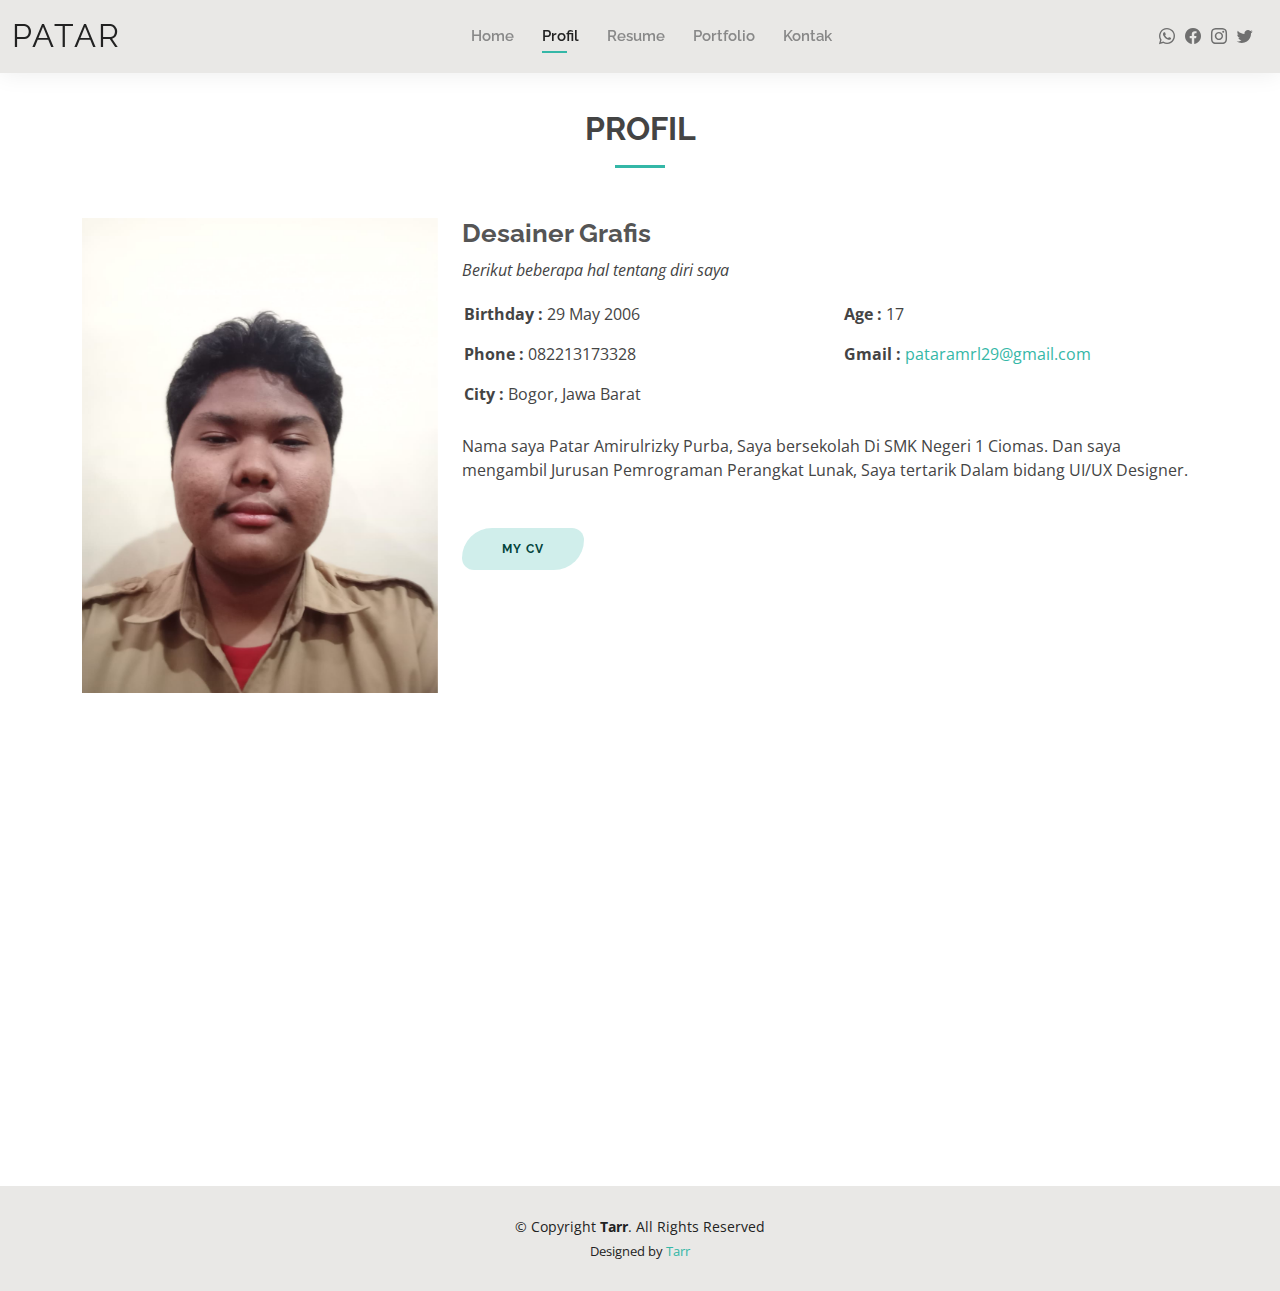
<file: about.html>
<head>
  <meta charset="UTF-8">
  <meta content="width=device-width, initial-scale=1.0" name="viewport">

  <title>Profil</title>
  <meta content="" name="description">
  <meta content="" name="keywords">

  <!-- Favicons -->
  <link href="assets/img/faviconp.png" rel="icon">
  <link href="assets/img/apple-touch-icon.png" rel="apple-touch-icon">

  <!-- Google Fonts -->
  <link href="https://fonts.googleapis.com/css?family=Open+Sans:300,300i,400,400i,600,600i,700,700i|Raleway:300,300i,400,400i,500,500i,600,600i,700,700i|Poppins:300,300i,400,400i,500,500i,600,600i,700,700i" rel="stylesheet">

  <!-- Vendor CSS Files -->
  <link href="assets/vendor/aos/aos.css" rel="stylesheet">
  <link href="assets/vendor/bootstrap/css/bootstrap.min.css" rel="stylesheet">
  <link href="assets/vendor/bootstrap-icons/bootstrap-icons.css" rel="stylesheet">
  <link href="assets/vendor/boxicons/css/boxicons.min.css" rel="stylesheet">
  <link href="assets/vendor/glightbox/css/glightbox.min.css" rel="stylesheet">
  <link href="assets/vendor/swiper/swiper-bundle.min.css" rel="stylesheet">

  <!-- Template Main CSS File -->
  <link href="assets/css/style.css" rel="stylesheet">
  <link href="https://unpkg.com/aos@2.3.1/dist/aos.css" rel="stylesheet">
 

  <!-- =======================================================
  * Template Name: Kelly
  * Updated: May 30 2023 with Bootstrap v5.3.0
  * Template URL: https://bootstrapmade.com/kelly-free-bootstrap-cv-resume-html-template/
  * Author: BootstrapMade.com
  * License: https://bootstrapmade.com/license/
  ======================================================== -->
</head>

<body>

  <!-- ======= Header ======= -->
  <header id="header" class="fixed-top">
    <div class="container-fluid d-flex justify-content-between align-items-center">

      <h1 class="logo me-auto me-lg-0"><a href="index.html">Patar</a></h1>
      <!-- Uncomment below if you prefer to use an image logo -->
      <!-- <a href="index.html" class="logo"><img src="assets/img/logo.png" alt="" class="img-fluid"></a>-->

      <nav id="navbar" class="navbar order-last order-lg-0">
        <ul>
          <li><a href="index.html">Home</a></li>
          <li><a class="active" href="about.html">Profil</a></li>
          <li><a href="resume.html">Resume</a></li>
          <li><a href="portfolio.html">Portfolio</a></li>
          <li><a href="contact.html">Kontak</a></li>
        </ul>
        <i class="bi bi-list mobile-nav-toggle"></i>
      </nav><!-- .navbar -->

      <div class="header-social-links">
        <a href="whatsapp:contact=082213173328@s.whatsapp.com&message='Id like to chat with you'" class=""><i class="bi bi-whatsapp"></i></a>
        <a href="https://www.facebook.com/patar.amirul.96?mibextid=2JQ9oc" class="facebook"><i class="bi bi-facebook"></i></a>
        <a href="https://instagram.com/tarrdecaprio_?igshid=MzNlNGNkZWQ4Mg==" class="instagram"><i class="bi bi-instagram"></i></a>
        <a href="https://twitter.com/PtarrAmrll?t=5HfYAyl7_aOqdjHioNI0mQ&s=09" class="-twitter"><i class="bi bi-twitter"></i></i></a>
      </div>

    </div>

  </header><!-- End Header -->

  <main id="main">

    <!-- ======= About Section ======= -->
    <section id="about" class="about">
      <div class="container"data-aos="fade-up" data-aos-delay="100" data-aos-duration="1000">

        <div class="section-title">
          <h2>Profil</h2>
          <!-- <p>Nama saya Patar AmirulRizky Purba yang bersekolah di SMK Negeri 1 Ciomas Dan mengambil jurusan Pemrograman Perangkat Lunak dan Gim. Saya tertarik pada bidang desain terutama di UI/UX Designer </p> -->
        </div>

        <div class="row">
          <div class="col-lg-4">
            <img src="assets/img/picPatar.jpg" class="img-fluid" alt="" data-aos="flip-left" data-aos-delay="100" data-aos-duration="1000" >
          </div>
          <div class="col-lg-8 pt-4 pt-lg-0 content" data-aos="fade-up" data-aos-delay="100" data-aos-duration="1000">
            <h3>Desainer Grafis</h3>
            <p class="fst-italic">
             Berikut beberapa hal tentang diri saya
            </p>
            <div class="row" >
              <div class="col-lg-6">
                <ul>
                  <li><i class="bi bi-rounded-right"></i> <strong>Birthday :</strong> 29 May 2006</li>
                  <li><i class="bi bi-rounded-right"></i> <strong>Phone    :</strong> 082213173328</li>
                  <li><i class="bi bi-rounded-right"></i> <strong>City     :</strong> Bogor, Jawa Barat</li>
                </ul>
              </div>
              <div class="col-lg-6">
                <ul>
                  <li><i class="bi bi-rounded-right"></i> <strong>Age :</strong> 17</li>
                  <li><i class="bi bi-rounded-right"></i> <strong>Gmail :</strong><a href="mailto:pataramrl29@gmail.com"> pataramrl29@gmail.com</a> </li>
                </ul>
              </div>
            </div>
            <p>
             Nama saya Patar Amirulrizky Purba, Saya bersekolah Di SMK Negeri 1 Ciomas. Dan saya mengambil Jurusan Pemrograman Perangkat Lunak, Saya tertarik Dalam bidang UI/UX Designer.
            </p>
            <a href="assets/PortfolioPatar.pdf" download target="_blank" class="btn-cv"> My CV</a>
          </div>
        </div>

      </div>
    </section><!-- End About Section -->

    <!-- ======= Skills Section ======= -->
    <section id="skills" class="skills">
      <div class="container" data-aos="fade-up">

        <div class="section-title">
          <h2>Skills</h2>
          <p>Berikut beberapa kemampuan/skill yang saya kuasai</p>
        </div>

        <div class="row skills-content">

          <div class="col-lg-6">

            <div class="progress">
              <span class="skill">Bahasa Indonesia <i class="val">100%</i></span>
              <div class="progress-bar-wrap">
                <div class="progress-bar" role="progressbar" aria-valuenow="100" aria-valuemin="0" aria-valuemax="100"></div>
              </div>
            </div>

            <div class="progress">
              <span class="skill">Bahasa Inggris <i class="val">73%</i></span>
              <div class="progress-bar-wrap">
                <div class="progress-bar" role="progressbar" aria-valuenow="73" aria-valuemin="0" aria-valuemax="100"></div>
              </div>
            </div>

            <div class="progress">
              <span class="skill">Microsoft Word<i class="val">75%</i></span>
              <div class="progress-bar-wrap">
                <div class="progress-bar" role="progressbar" aria-valuenow="75" aria-valuemin="0" aria-valuemax="100"></div>
              </div>
            </div>

          </div>

          <div class="col-lg-6">

            <div class="progress">
              <span class="skill">Microsoft Excel<i class="val">73%</i></span>
              <div class="progress-bar-wrap">
                <div class="progress-bar" role="progressbar" aria-valuenow="73" aria-valuemin="0" aria-valuemax="100"></div>
              </div>
            </div>
          <div class="col-lg-6">

            <div class="progress">
              <span class="skill">Photoshop<i class="val">65%</i></span>
              <div class="progress-bar-wrap">
                <div class="progress-bar" role="progressbar" aria-valuenow="65" aria-valuemin="0" aria-valuemax="100"></div>
              </div>
            </div>


          </div>

        </div>

      </div>
    </section><!-- End Skills Section -->



  </main><!-- End #main -->
 <!-- ======= Footer ======= -->
 <footer id="footer">
  <div class="container">
    <div class="copyright">
      &copy; Copyright <strong><span>Tarr</span></strong>. All Rights Reserved
    </div>
    <div class="credits">
      <!-- All the links in the footer should remain intact. -->
      <!-- You can delete the links only if you purchased the pro version. -->
      <!-- Licensing information: https://bootstrapmade.com/license/ -->
      <!-- Purchase the pro version with working PHP/AJAX contact form: https://bootstrapmade.com/kelly-free-bootstrap-cv-resume-html-template/ -->
      Designed by <a href="about.html">Tarr</a>
    </div>
  </div>
</footer><!-- End  Footer -->

<div id="preloader"></div>
<a href="#" class="back-to-top d-flex align-items-center justify-content-center"><i class="bi bi-arrow-up-short"></i></a>

<!-- Vendor JS Files -->
<script src="assets/vendor/purecounter/purecounter_vanilla.js"></script>
<script src="assets/vendor/aos/aos.js"></script>
<script src="assets/vendor/bootstrap/js/bootstrap.bundle.min.js"></script>
<script src="assets/vendor/glightbox/js/glightbox.min.js"></script>
<script src="assets/vendor/isotope-layout/isotope.pkgd.min.js"></script>
<script src="assets/vendor/swiper/swiper-bundle.min.js"></script>
<script src="assets/vendor/waypoints/noframework.waypoints.js"></script>
<script src="assets/vendor/php-email-form/validate.js"></script>

<!-- Template Main JS File -->
<script src="assets/js/main.js"></script>

</body>

</html>
</file>
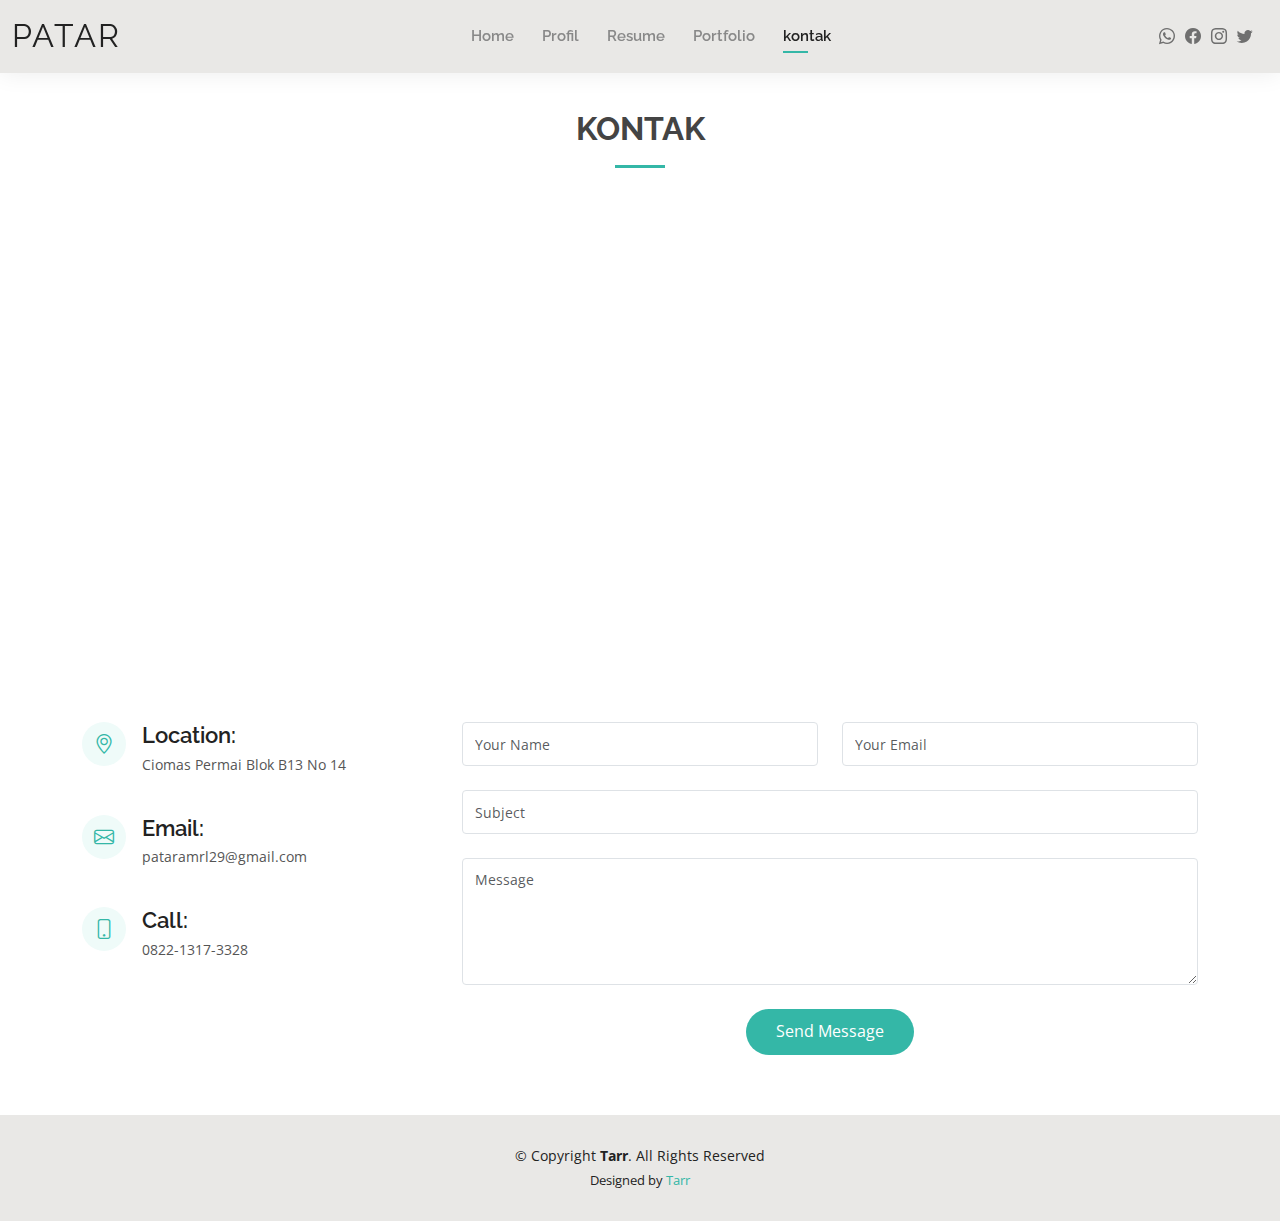
<file: contact.html>
<!DOCTYPE html>
<html lang="en">

<head>
  <meta charset="utf-8">
  <meta content="width=device-width, initial-scale=1.0" name="viewport">

  <title>Contact</title>
  <meta content="" name="description">
  <meta content="" name="keywords">

  <!-- Favicons -->
  <link href="assets/img/faviconp.png" rel="icon">
  <link href="assets/img/apple-touch-icon.png" rel="apple-touch-icon">

  <!-- Google Fonts -->
  <link href="https://fonts.googleapis.com/css?family=Open+Sans:300,300i,400,400i,600,600i,700,700i|Raleway:300,300i,400,400i,500,500i,600,600i,700,700i|Poppins:300,300i,400,400i,500,500i,600,600i,700,700i" rel="stylesheet">

  <!-- Vendor CSS Files -->
  <link href="assets/vendor/aos/aos.css" rel="stylesheet">
  <link href="assets/vendor/bootstrap/css/bootstrap.min.css" rel="stylesheet">
  <link href="assets/vendor/bootstrap-icons/bootstrap-icons.css" rel="stylesheet">
  <link href="assets/vendor/boxicons/css/boxicons.min.css" rel="stylesheet">
  <link href="assets/vendor/glightbox/css/glightbox.min.css" rel="stylesheet">
  <link href="assets/vendor/swiper/swiper-bundle.min.css" rel="stylesheet">

  <!-- Template Main CSS File -->
  <link href="assets/css/style.css" rel="stylesheet">

  <!-- =======================================================
  * Template Name: Kelly
  * Updated: May 30 2023 with Bootstrap v5.3.0
  * Template URL: https://bootstrapmade.com/kelly-free-bootstrap-cv-resume-html-template/
  * Author: BootstrapMade.com
  * License: https://bootstrapmade.com/license/
  ======================================================== -->
</head>

<body>

  <!-- ======= Header ======= -->
  <header id="header" class="fixed-top">
    <div class="container-fluid d-flex justify-content-between align-items-center">

      <h1 class="logo me-auto me-lg-0"><a href="index.html">patar</a></h1>
      <!-- Uncomment below if you prefer to use an image logo -->
      <!-- <a href="index.html" class="logo"><img src="assets/img/logo.png" alt="" class="img-fluid"></a>-->

      <nav id="navbar" class="navbar order-last order-lg-0">
        <ul>
          <li><a href="index.html">Home</a></li>
          <li><a href="about.html">Profil</a></li>
          <li><a href="resume.html">Resume</a></li>
          <li><a href="portfolio.html">Portfolio</a></li>
          <li><a class="active" href="contact.html">kontak</a></li>
        </ul>
        <i class="bi bi-list mobile-nav-toggle"></i>
      </nav><!-- .navbar -->

      <div class="header-social-links">
        <a href="whatsapp:contact=082213173328@s.whatsapp.com&message='Id like to chat with you'" class=""><i class="bi bi-whatsapp"></i></a>
        <a href="https://www.facebook.com/patar.amirul.96?mibextid=2JQ9oc" class="facebook"><i class="bi bi-facebook"></i></a>
        <a href="https://instagram.com/tarrdecaprio_?igshid=MzNlNGNkZWQ4Mg==" class="instagram"><i class="bi bi-instagram"></i></a>
        <a href="https://twitter.com/PtarrAmrll?t=5HfYAyl7_aOqdjHioNI0mQ&s=09" class="-twitter"><i class="bi bi-twitter"></i></i></a>
      </div>

    </div>

  </header><!-- End Header -->

  <main id="main">

    <!-- ======= Contact Section ======= -->
    <section id="contact" class="contact">
      <div class="container" data-aos="fade-up">

        <div class="section-title">
          <h2>Kontak</h2>
          <p></p>
        </div>

        <div>
          <iframe src="https://www.google.com/maps/embed?pb=!1m18!1m12!1m3!1d3963.393673888845!2d106.75263177464491!3d-6.597898793395905!2m3!1f0!2f0!3f0!3m2!1i1024!2i768!4f13.1!3m3!1m2!1s0x2e69c51a66006beb%3A0x277c8de26b557b2f!2sJl.%20Utama%2047%2C%20Ciapus%2C%20Kec.%20Ciomas%2C%20Kabupaten%20Bogor%2C%20Jawa%20Barat%2016610!5e0!3m2!1sen!2sid!4v1690256563133!5m2!1sen!2sid" width="auto" height="450" style="border:0;" allowfullscreen="" loading="lazy" referrerpolicy="no-referrer-when-downgrade"></iframe>
        </div>

        <div class="row mt-5">

          <div class="col-lg-4">
            <div class="info">
              <div class="address">
                <i class="bi bi-geo-alt"></i>
                <h4>Location:</h4>
                <p>Ciomas Permai Blok B13 No 14 </p>
              </div>

              <div class="email">
                <i class="bi bi-envelope"></i>
                <h4>Email:</h4>
                <p>pataramrl29@gmail.com</p>
              </div>

              <div class="phone">
                <i class="bi bi-phone"></i>
                <h4>Call:</h4>
                <p>0822-1317-3328</p>
              </div>

            </div>

          </div>

          <div class="col-lg-8 mt-5 mt-lg-0">

            <form action="forms/contact.php" method="post" role="form" class="php-email-form">
              <div class="row">
                <div class="col-md-6 form-group">
                  <input type="text" name="name" class="form-control" id="name" placeholder="Your Name" required>
                </div>
                <div class="col-md-6 form-group mt-3 mt-md-0">
                  <input type="email" class="form-control" name="email" id="email" placeholder="Your Email" required>
                </div>
              </div>
              <div class="form-group mt-3">
                <input type="text" class="form-control" name="subject" id="subject" placeholder="Subject" required>
              </div>
              <div class="form-group mt-3">
                <textarea class="form-control" name="message" rows="5" placeholder="Message" required></textarea>
              </div>
              <div class="my-3">
                <div class="loading">Loading</div>
                <div class="error-message"></div>
                <div class="sent-message">Your message has been sent. Thank you!</div>
              </div>
              <div class="text-center"><button type="submit">Send Message</button></div>
            </form>

          </div>

        </div>

      </div>
    </section><!-- End Contact Section -->

  </main><!-- End #main -->

  <!-- ======= Footer ======= -->
  <footer id="footer">
    <div class="container">
      <div class="copyright">
        &copy; Copyright <strong><span>Tarr</span></strong>. All Rights Reserved
      </div>
      <div class="credits">
        <!-- All the links in the footer should remain intact. -->
        <!-- You can delete the links only if you purchased the pro version. -->
        <!-- Licensing information: https://bootstrapmade.com/license/ -->
        <!-- Purchase the pro version with working PHP/AJAX contact form: https://bootstrapmade.com/kelly-free-bootstrap-cv-resume-html-template/ -->
        Designed by <a href="about.html">Tarr</a>
      </div>
    </div>
  </footer><!-- End  Footer -->

  <div id="preloader"></div>
  <a href="#" class="back-to-top d-flex align-items-center justify-content-center"><i class="bi bi-arrow-up-short"></i></a>

  <!-- Vendor JS Files -->
  <script src="assets/vendor/purecounter/purecounter_vanilla.js"></script>
  <script src="assets/vendor/aos/aos.js"></script>
  <script src="assets/vendor/bootstrap/js/bootstrap.bundle.min.js"></script>
  <script src="assets/vendor/glightbox/js/glightbox.min.js"></script>
  <script src="assets/vendor/isotope-layout/isotope.pkgd.min.js"></script>
  <script src="assets/vendor/swiper/swiper-bundle.min.js"></script>
  <script src="assets/vendor/waypoints/noframework.waypoints.js"></script>
  <script src="assets/vendor/php-email-form/validate.js"></script>

  <!-- Template Main JS File -->
  <script src="assets/js/main.js"></script>

</body>

</html>
</file>
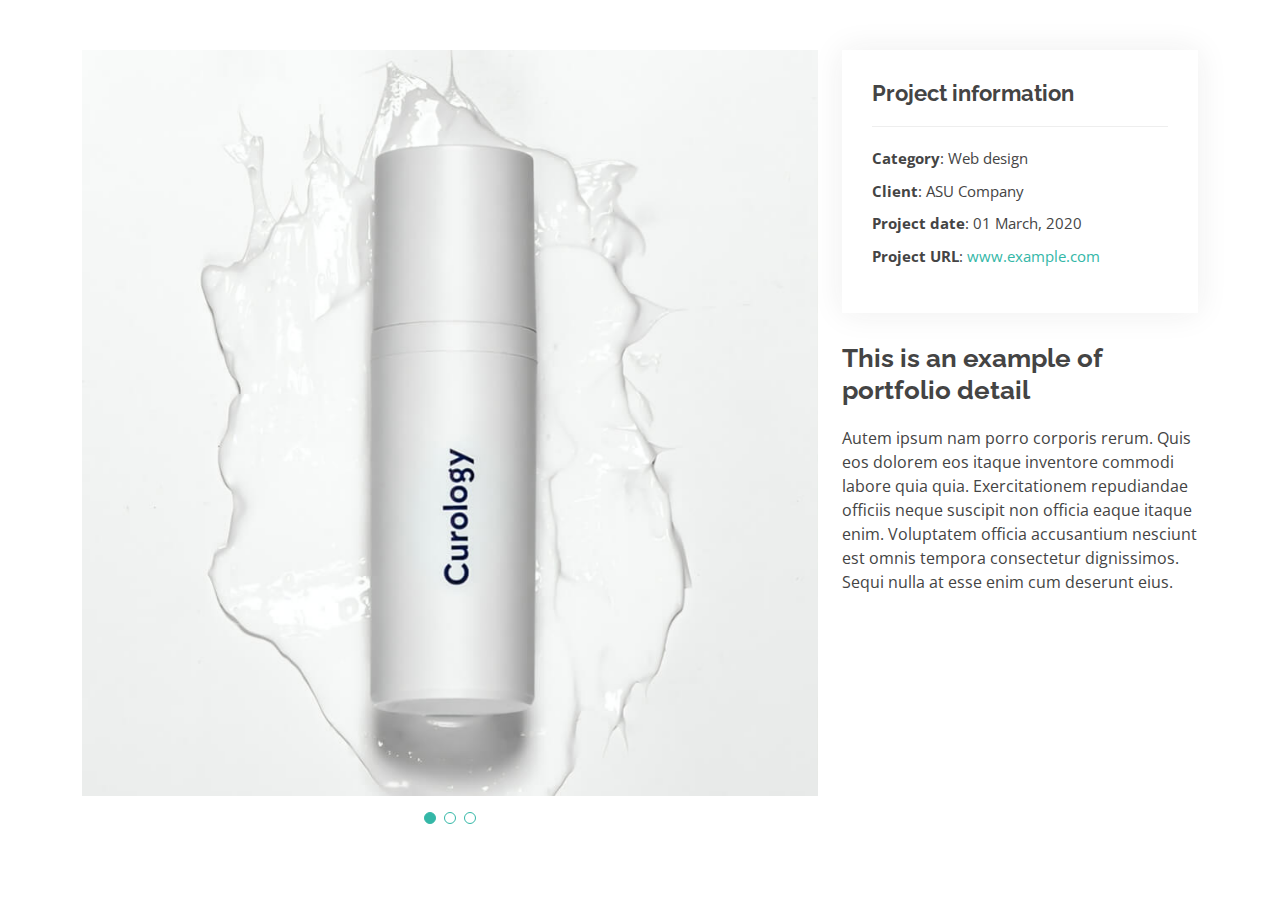
<file: portfolio-details.html>
<!DOCTYPE html>
<html lang="en">

<head>
  <meta charset="utf-8">
  <meta content="width=device-width, initial-scale=1.0" name="viewport">

  <title>Portfolio Details - Kelly Bootstrap Template</title>
  <meta content="" name="description">
  <meta content="" name="keywords">

  <!-- Favicons -->
  <link href="assets/img/faviconp.png" rel="icon">
  <link href="assets/img/apple-touch-icon.png" rel="apple-touch-icon">

  <!-- Google Fonts -->
  <link href="https://fonts.googleapis.com/css?family=Open+Sans:300,300i,400,400i,600,600i,700,700i|Raleway:300,300i,400,400i,500,500i,600,600i,700,700i|Poppins:300,300i,400,400i,500,500i,600,600i,700,700i" rel="stylesheet">

  <!-- Vendor CSS Files -->
  <link href="assets/vendor/aos/aos.css" rel="stylesheet">
  <link href="assets/vendor/bootstrap/css/bootstrap.min.css" rel="stylesheet">
  <link href="assets/vendor/bootstrap-icons/bootstrap-icons.css" rel="stylesheet">
  <link href="assets/vendor/boxicons/css/boxicons.min.css" rel="stylesheet">
  <link href="assets/vendor/glightbox/css/glightbox.min.css" rel="stylesheet">
  <link href="assets/vendor/swiper/swiper-bundle.min.css" rel="stylesheet">

  <!-- Template Main CSS File -->
  <link href="assets/css/style.css" rel="stylesheet">

  <!-- =======================================================
  * Template Name: Kelly
  * Updated: May 30 2023 with Bootstrap v5.3.0
  * Template URL: https://bootstrapmade.com/kelly-free-bootstrap-cv-resume-html-template/
  * Author: BootstrapMade.com
  * License: https://bootstrapmade.com/license/
  ======================================================== -->
</head>

<body>

  <main id="main">

    <!-- ======= Portfolio Details Section ======= -->
    <section id="portfolio-details" class="portfolio-details">
      <div class="container">

        <div class="row gy-4">

          <div class="col-lg-8">
            <div class="portfolio-details-slider swiper">
              <div class="swiper-wrapper align-items-center">

                <div class="swiper-slide">
                  <img src="assets/img/portfolio/portfolio-1.jpg" alt="">
                </div>

                <div class="swiper-slide">
                  <img src="assets/img/portfolio/portfolio-2.jpg" alt="">
                </div>

                <div class="swiper-slide">
                  <img src="assets/img/portfolio/portfolio-3.jpg" alt="">
                </div>

              </div>
              <div class="swiper-pagination"></div>
            </div>
          </div>

          <div class="col-lg-4">
            <div class="portfolio-info">
              <h3>Project information</h3>
              <ul>
                <li><strong>Category</strong>: Web design</li>
                <li><strong>Client</strong>: ASU Company</li>
                <li><strong>Project date</strong>: 01 March, 2020</li>
                <li><strong>Project URL</strong>: <a href="#">www.example.com</a></li>
              </ul>
            </div>
            <div class="portfolio-description">
              <h2>This is an example of portfolio detail</h2>
              <p>
                Autem ipsum nam porro corporis rerum. Quis eos dolorem eos itaque inventore commodi labore quia quia. Exercitationem repudiandae officiis neque suscipit non officia eaque itaque enim. Voluptatem officia accusantium nesciunt est omnis tempora consectetur dignissimos. Sequi nulla at esse enim cum deserunt eius.
              </p>
            </div>
          </div>

        </div>

      </div>
    </section><!-- End Portfolio Details Section -->

  </main><!-- End #main -->

  <div id="preloader"></div>
  <a href="#" class="back-to-top d-flex align-items-center justify-content-center"><i class="bi bi-arrow-up-short"></i></a>

  <!-- Vendor JS Files -->
  <script src="assets/vendor/purecounter/purecounter_vanilla.js"></script>
  <script src="assets/vendor/aos/aos.js"></script>
  <script src="assets/vendor/bootstrap/js/bootstrap.bundle.min.js"></script>
  <script src="assets/vendor/glightbox/js/glightbox.min.js"></script>
  <script src="assets/vendor/isotope-layout/isotope.pkgd.min.js"></script>
  <script src="assets/vendor/swiper/swiper-bundle.min.js"></script>
  <script src="assets/vendor/waypoints/noframework.waypoints.js"></script>
  <script src="assets/vendor/php-email-form/validate.js"></script>

  <!-- Template Main JS File -->
  <script src="assets/js/main.js"></script>

</body>

</html>
</file>
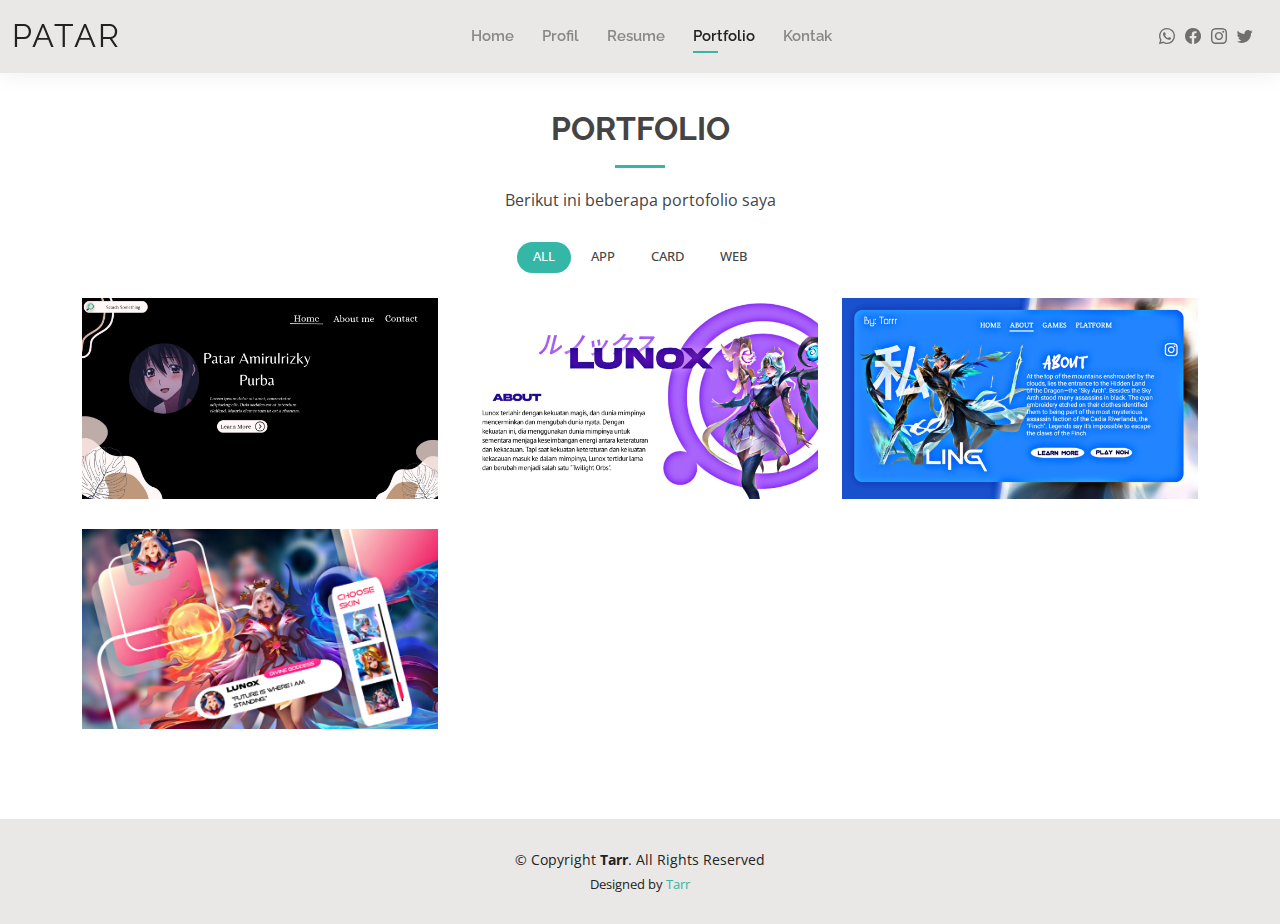
<file: portfolio.html>
<!DOCTYPE html>
<html lang="en">

<head>
  <meta charset="utf-8">
  <meta content="width=device-width, initial-scale=1.0" name="viewport">

  <title>Portfolio</title>
  <meta content="" name="description">
  <meta content="" name="keywords">

  <!-- Favicons -->
  <link href="assets/img/faviconp.png" rel="icon">
  <link href="assets/img/apple-touch-icon.png" rel="apple-touch-icon">

  <!-- Google Fonts -->
  <link href="https://fonts.googleapis.com/css?family=Open+Sans:300,300i,400,400i,600,600i,700,700i|Raleway:300,300i,400,400i,500,500i,600,600i,700,700i|Poppins:300,300i,400,400i,500,500i,600,600i,700,700i" rel="stylesheet">

  <!-- Vendor CSS Files -->
  <link href="assets/vendor/aos/aos.css" rel="stylesheet">
  <link href="assets/vendor/bootstrap/css/bootstrap.min.css" rel="stylesheet">
  <link href="assets/vendor/bootstrap-icons/bootstrap-icons.css" rel="stylesheet">
  <link href="assets/vendor/boxicons/css/boxicons.min.css" rel="stylesheet">
  <link href="assets/vendor/glightbox/css/glightbox.min.css" rel="stylesheet">
  <link href="assets/vendor/swiper/swiper-bundle.min.css" rel="stylesheet">

  <!-- Template Main CSS File -->
  <link href="assets/css/style.css" rel="stylesheet">

  <!-- =======================================================
  * Template Name: Kelly
  * Updated: May 30 2023 with Bootstrap v5.3.0
  * Template URL: https://bootstrapmade.com/kelly-free-bootstrap-cv-resume-html-template/
  * Author: BootstrapMade.com
  * License: https://bootstrapmade.com/license/
  ======================================================== -->
</head>

<body>

  <!-- ======= Header ======= -->
  <header id="header" class="fixed-top">
    <div class="container-fluid d-flex justify-content-between align-items-center">

      <h1 class="logo me-auto me-lg-0"><a href="index.html">Patar</a></h1>
      <!-- Uncomment below if you prefer to use an image logo -->
      <!-- <a href="index.html" class="logo"><img src="assets/img/logo.png" alt="" class="img-fluid"></a>-->

      <nav id="navbar" class="navbar order-last order-lg-0">
        <ul>
          <li><a href="index.html">Home</a></li>
          <li><a href="about.html">Profil</a></li>
          <li><a href="resume.html">Resume</a></li>
                    <li><a class="active" href="portfolio.html">Portfolio</a></li>
          <li><a href="contact.html">Kontak</a></li>
        </ul>
        <i class="bi bi-list mobile-nav-toggle"></i>
      </nav><!-- .navbar -->

      <div class="header-social-links">
        <a href="whatsapp:contact=082213173328@s.whatsapp.com&message='Id like to chat with you'" class=""><i class="bi bi-whatsapp"></i></a>
        <a href="https://www.facebook.com/patar.amirul.96?mibextid=2JQ9oc" class="facebook"><i class="bi bi-facebook"></i></a>
        <a href="https://instagram.com/tarrdecaprio_?igshid=MzNlNGNkZWQ4Mg==" class="instagram"><i class="bi bi-instagram"></i></a>
        <a href="https://twitter.com/PtarrAmrll?t=5HfYAyl7_aOqdjHioNI0mQ&s=09" class="-twitter"><i class="bi bi-twitter"></i></i></a>
      </div>

    </div>

  </header><!-- End Header -->

  <main id="main">

    <!-- ======= Portfolio Section ======= -->
    <section id="portfolio" class="portfolio">
      <div class="container" data-aos="fade-up">

        <div class="section-title">
          <h2>Portfolio</h2>
          <p>Berikut ini beberapa portofolio saya</p>
        </div>

        <div class="row" data-aos="fade-up" data-aos-delay="100">
          <div class="col-lg-12 d-flex justify-content-center">
            <ul id="portfolio-flters">
              <li data-filter="*" class="filter-active">All</li>
              <li data-filter=".filter-app">App</li>
              <li data-filter=".filter-card">Card</li>
              <li data-filter=".filter-web">Web</li>
            </ul>
          </div>
        </div>

        <div class="row portfolio-container" data-aos="fade-up" data-aos-delay="200">

        

          <div class="col-lg-4 col-md-6 portfolio-item filter-web">
            <div class="portfolio-wrap">
              <img src="assets/img/yah.jpg" class="img-fluid" alt="">
              <div class="portfolio-info">
                <h4>Web 1</h4>
                <p>Web</p>
                <div class="portfolio-links">
                  <a href="assets/img/yah.jpg" data-gallery="portfolioGallery" class="portfolio-lightbox" title="Web 3"><i class="bx bx-plus"></i></a>
                  <a href="portfolio-details.html" class="portfolio-details-lightbox" data-glightbox="type: external" title="Portfolio Details"><i class="bx bx-link"></i></a>
                </div>
              </div>
            </div>
          </div>

          <div class="col-lg-4 col-md-6 portfolio-item filter-app">
            <div class="portfolio-wrap">
              <img src="assets/img/Lunox.jpg" class="img-fluid" alt="">
              <div class="portfolio-info">
                <h4>App 1</h4>
                <p>App</p>
                <div class="portfolio-links">
                  <a href="assets/img/Lunox.jpg" data-gallery="portfolioGallery" class="portfolio-lightbox" title="App 2"><i class="bx bx-plus"></i></a>
                  <a href="assets/img/Lunox.jpg" class="portfolio-details-lightbox" data-glightbox="type: external" title="Portfolio Details"><i class="bx bx-link"></i></a>
                </div>
              </div>
            </div>
          </div>


          <div class="col-lg-4 col-md-6 portfolio-item filter-card">
            <div class="portfolio-wrap">
              <img src="assets/img/Ling.jpg" class="img-fluid" alt="">
              <div class="portfolio-info">
                <h4>Card 1</h4>
                <p>Card</p>
                <div class="portfolio-links">
                  <a href="assets/img/Ling.jpg" data-gallery="portfolioGallery" class="portfolio-lightbox" title="Card 1"><i class="bx bx-plus"></i></a>
                  <a href="assets/img/Ling.jpg" class="portfolio-details-lightbox" data-glightbox="type: external" title="Portfolio Details"><i class="bx bx-link"></i></a>
                </div>
              </div>
            </div>
          </div>
          
          <div class="col-lg-4 col-md-6 portfolio-item filter-card">
            <div class="portfolio-wrap">
              <img src="assets/img/Lunok.jpg" class="img-fluid" alt="">
              <div class="portfolio-info">
                <h4>Card 1</h4>
                <p>Card</p>
                <div class="portfolio-links">
                  <a href="assets/img/Lunok.jpg" data-gallery="portfolioGallery" class="portfolio-lightbox" title="Card 1"><i class="bx bx-plus"></i></a>
                  <a href="assets/img/Lunok.jpg" class="portfolio-details-lightbox" data-glightbox="type: external" title="Portfolio Details"><i class="bx bx-link"></i></a>
                </div>
              </div>
            </div>
          </div>

         
        </div>

      </div>
    </section><!-- End Portfolio Section -->

  </main><!-- End #main -->

  <!-- ======= Footer ======= -->
  <footer id="footer">
    <div class="container">
      <div class="copyright">
        &copy; Copyright <strong><span>Tarr</span></strong>. All Rights Reserved
      </div>
      <div class="credits">
        <!-- All the links in the footer should remain intact. -->
        <!-- You can delete the links only if you purchased the pro version. -->
        <!-- Licensing information: https://bootstrapmade.com/license/ -->
        <!-- Purchase the pro version with working PHP/AJAX contact form: https://bootstrapmade.com/kelly-free-bootstrap-cv-resume-html-template/ -->
        Designed by <a href="about.html">Tarr</a>
      </div>
    </div>
  </footer><!-- End  Footer -->

  <div id="preloader"></div>
  <a href="#" class="back-to-top d-flex align-items-center justify-content-center"><i class="bi bi-arrow-up-short"></i></a>

  <!-- Vendor JS Files -->
  <script src="assets/vendor/purecounter/purecounter_vanilla.js"></script>
  <script src="assets/vendor/aos/aos.js"></script>
  <script src="assets/vendor/bootstrap/js/bootstrap.bundle.min.js"></script>
  <script src="assets/vendor/glightbox/js/glightbox.min.js"></script>
  <script src="assets/vendor/isotope-layout/isotope.pkgd.min.js"></script>
  <script src="assets/vendor/swiper/swiper-bundle.min.js"></script>
  <script src="assets/vendor/waypoints/noframework.waypoints.js"></script>
  <script src="assets/vendor/php-email-form/validate.js"></script>

  <!-- Template Main JS File -->
  <script src="assets/js/main.js"></script>

</body>

</html>
</file>
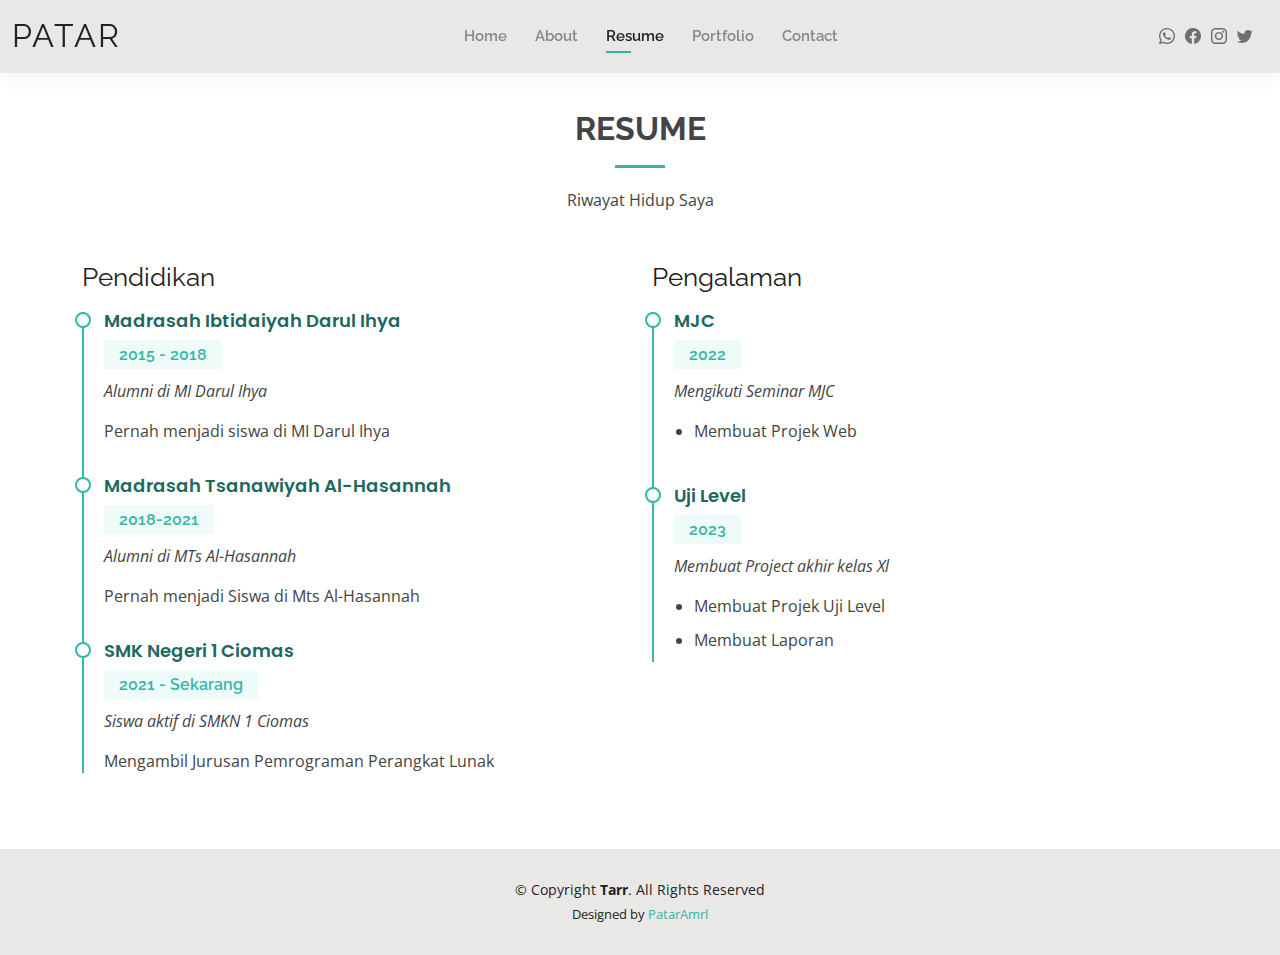
<file: resume.html>
<!DOCTYPE html>
<html lang="en">

<head>
  <meta charset="utf-8">
  <meta content="width=device-width, initial-scale=1.0" name="viewport">

  <title>Resume</title>
  <meta content="" name="description">
  <meta content="" name="keywords">

  <!-- Favicons -->
  <link href="assets/img/faviconp.png" rel="icon">
  <link href="assets/img/apple-touch-icon.png" rel="apple-touch-icon">

  <!-- Google Fonts -->
  <link href="https://fonts.googleapis.com/css?family=Open+Sans:300,300i,400,400i,600,600i,700,700i|Raleway:300,300i,400,400i,500,500i,600,600i,700,700i|Poppins:300,300i,400,400i,500,500i,600,600i,700,700i" rel="stylesheet">

  <!-- Vendor CSS Files -->
  <link href="assets/vendor/aos/aos.css" rel="stylesheet">
  <link href="assets/vendor/bootstrap/css/bootstrap.min.css" rel="stylesheet">
  <link href="assets/vendor/bootstrap-icons/bootstrap-icons.css" rel="stylesheet">
  <link href="assets/vendor/boxicons/css/boxicons.min.css" rel="stylesheet">
  <link href="assets/vendor/glightbox/css/glightbox.min.css" rel="stylesheet">
  <link href="assets/vendor/swiper/swiper-bundle.min.css" rel="stylesheet">

  <!-- Template Main CSS File -->
  <link href="assets/css/style.css" rel="stylesheet">

  <!-- =======================================================
  * Template Name: Kelly
  * Updated: May 30 2023 with Bootstrap v5.3.0
  * Template URL: https://bootstrapmade.com/kelly-free-bootstrap-cv-resume-html-template/
  * Author: BootstrapMade.com
  * License: https://bootstrapmade.com/license/
  ======================================================== -->
</head>

<body>

  <!-- ======= Header ======= -->
  <header id="header" class="fixed-top">
    <div class="container-fluid d-flex justify-content-between align-items-center">

      <h1 class="logo me-auto me-lg-0"><a href="index.html">patar</a></h1>
      <!-- Uncomment below if you prefer to use an image logo -->
      <!-- <a href="index.html" class="logo"><img src="assets/img/logo.png" alt="" class="img-fluid"></a>-->

      <nav id="navbar" class="navbar order-last order-lg-0">
        <ul>
          <li><a href="index.html">Home</a></li>
          <li><a href="about.html">About</a></li>
          <li><a class="active" href="resume.html">Resume</a></li>
          <li><a href="portfolio.html">Portfolio</a></li>
          <li><a href="contact.html">Contact</a></li>
        </ul>
        <i class="bi bi-list mobile-nav-toggle"></i>
      </nav><!-- .navbar -->

      <div class="header-social-links">
        <a href="whatsapp:contact=082213173328@s.whatsapp.com&message='Id like to chat with you'" class=""><i class="bi bi-whatsapp"></i></a>
        <a href="https://www.facebook.com/patar.amirul.96?mibextid=2JQ9oc" class="facebook"><i class="bi bi-facebook"></i></a>
        <a href="https://instagram.com/tarrdecaprio_?igshid=MzNlNGNkZWQ4Mg==" class="instagram"><i class="bi bi-instagram"></i></a>
        <a href="https://twitter.com/PtarrAmrll?t=5HfYAyl7_aOqdjHioNI0mQ&s=09" class="-twitter"><i class="bi bi-twitter"></i></i></a>
      </div>

    </div>

  </header><!-- End Header -->

  <main id="main">

    <!-- ======= Resume Section ======= -->
    <section id="resume" class="resume">
      <div class="container" data-aos="fade-up">

        <div class="section-title">
          <h2>Resume</h2>
          <p>Riwayat Hidup Saya</p>
        </div>

        <div class="row">
          <div class="col-lg-6">
         

            <h3 class="resume-title">Pendidikan</h3>
            <div class="resume-item">
              <h4>Madrasah Ibtidaiyah Darul Ihya</h4>
              <h5>2015 - 2018</h5>
              <p><em> Alumni di MI Darul Ihya</em></p>
              <p>Pernah menjadi siswa di MI Darul Ihya</p>
            </div>
            <div class="resume-item">
              <h4>Madrasah Tsanawiyah Al-Hasannah </h4>
              <h5>2018-2021</h5>
              <p><em>Alumni di MTs Al-Hasannah </em></p>
              <p>Pernah menjadi Siswa di Mts Al-Hasannah</p>
            </div>
            <div class="resume-item">
              <h4>SMK Negeri 1 Ciomas </h4>
              <h5>2021 - Sekarang</h5>
              <p><em>Siswa aktif di SMKN 1 Ciomas</em></p>
              <p>Mengambil Jurusan Pemrograman Perangkat Lunak</p>
            </div>
          </div>
          <div class="col-lg-6">
            <h3 class="resume-title">Pengalaman</h3>
            <div class="resume-item">
              <h4>MJC</h4>
              <h5>2022</h5>
              <p><em>Mengikuti Seminar MJC </em></p>
              <p>
              <ul>
                <li>Membuat Projek Web</li>
              </ul>
              </p>
            </div>
          <div class="col-lg-6">
            <div class="resume-item">
              <h4>Uji Level</h4>
              <h5>2023</h5>
              <p><em>Membuat Project akhir kelas Xl </em></p>
              <p>
              <ul>
                <li>Membuat Projek Uji Level</li>
                <li>Membuat Laporan </li>
              </ul>
              </p>
            </div>
          </div>
        </div>

      </div>
    </section><!-- End Resume Section -->

  </main><!-- End #main -->

  <!-- ======= Footer ======= -->
  <footer id="footer">
    <div class="container">
      <div class="copyright">
        &copy; Copyright <strong><span>Tarr</span></strong>. All Rights Reserved
      </div>
      <div class="credits">
        <!-- All the links in the footer should remain intact. -->
        <!-- You can delete the links only if you purchased the pro version. -->
        <!-- Licensing information: https://bootstrapmade.com/license/ -->
        <!-- Purchase the pro version with working PHP/AJAX contact form: https://bootstrapmade.com/kelly-free-bootstrap-cv-resume-html-template/ -->
        Designed by <a href="about.html">PatarAmrl</a>
      </div>
    </div>
  </footer><!-- End  Footer -->

  <div id="preloader"></div>
  <a href="#" class="back-to-top d-flex align-items-center justify-content-center"><i class="bi bi-arrow-up-short"></i></a>

  <!-- Vendor JS Files -->
  <script src="assets/vendor/purecounter/purecounter_vanilla.js"></script>
  <script src="assets/vendor/aos/aos.js"></script>
  <script src="assets/vendor/bootstrap/js/bootstrap.bundle.min.js"></script>
  <script src="assets/vendor/glightbox/js/glightbox.min.js"></script>
  <script src="assets/vendor/isotope-layout/isotope.pkgd.min.js"></script>
  <script src="assets/vendor/swiper/swiper-bundle.min.js"></script>
  <script src="assets/vendor/waypoints/noframework.waypoints.js"></script>
  <script src="assets/vendor/php-email-form/validate.js"></script>

  <!-- Template Main JS File -->
  <script src="assets/js/main.js"></script>

</body>

</html>
</file>
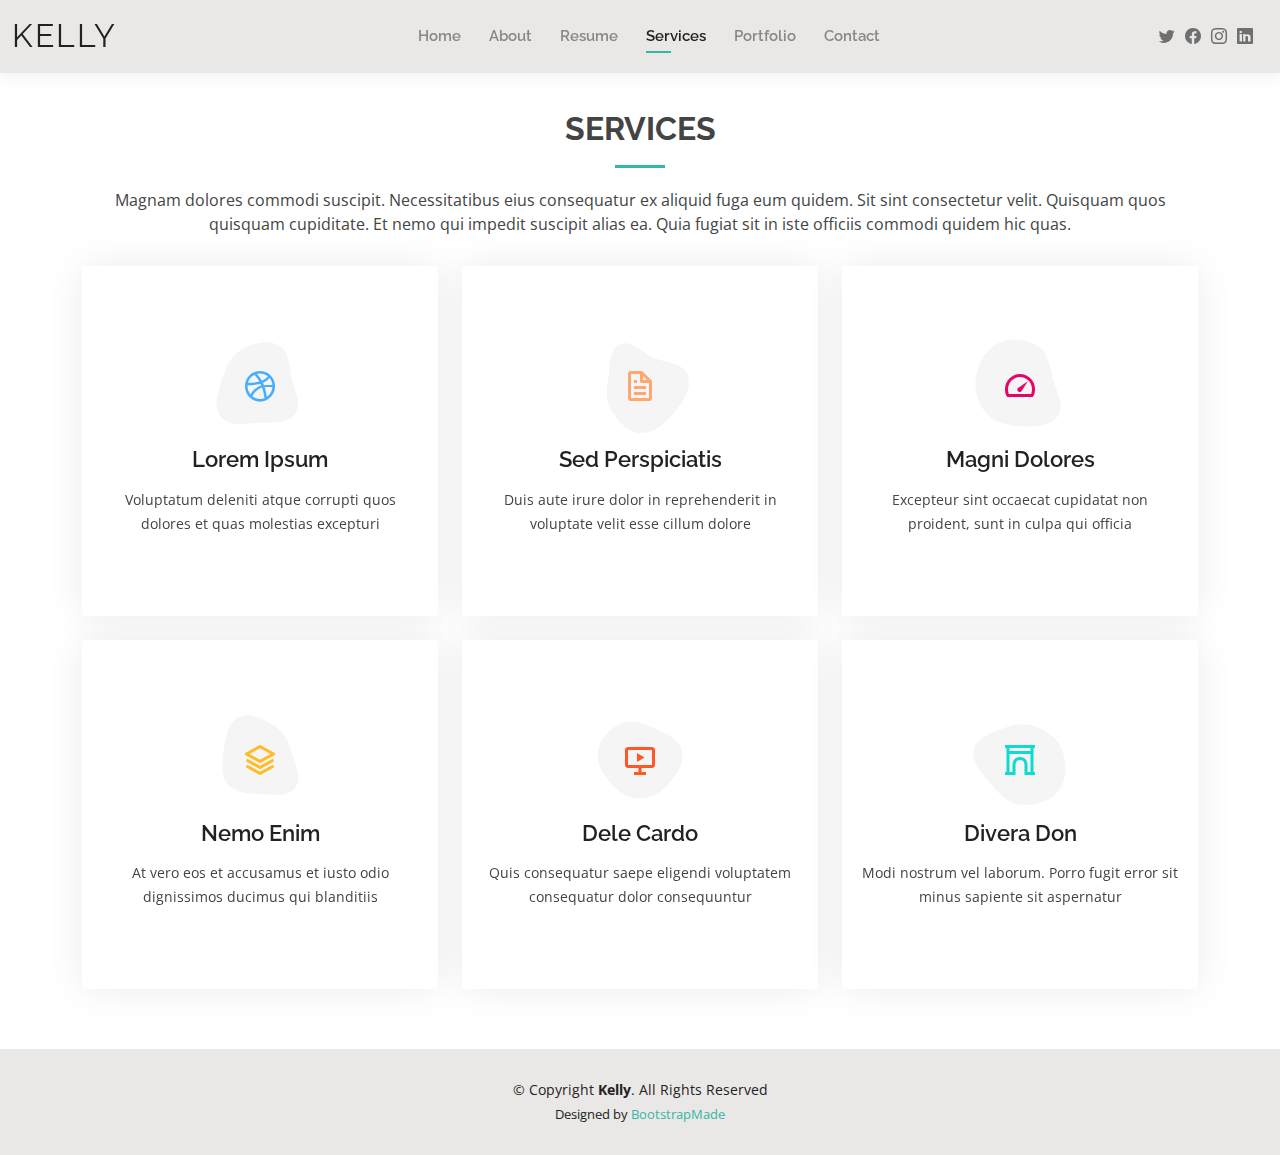
<file: services.html>
<!DOCTYPE html>
<html lang="en">

<head>
  <meta charset="utf-8">
  <meta content="width=device-width, initial-scale=1.0" name="viewport">

  <title>Services - Kelly Bootstrap Template</title>
  <meta content="" name="description">
  <meta content="" name="keywords">

  <!-- Favicons -->
  <link href="assets/img/faviconp.png" rel="icon">
  <link href="assets/img/apple-touch-icon.png" rel="apple-touch-icon">

  <!-- Google Fonts -->
  <link href="https://fonts.googleapis.com/css?family=Open+Sans:300,300i,400,400i,600,600i,700,700i|Raleway:300,300i,400,400i,500,500i,600,600i,700,700i|Poppins:300,300i,400,400i,500,500i,600,600i,700,700i" rel="stylesheet">

  <!-- Vendor CSS Files -->
  <link href="assets/vendor/aos/aos.css" rel="stylesheet">
  <link href="assets/vendor/bootstrap/css/bootstrap.min.css" rel="stylesheet">
  <link href="assets/vendor/bootstrap-icons/bootstrap-icons.css" rel="stylesheet">
  <link href="assets/vendor/boxicons/css/boxicons.min.css" rel="stylesheet">
  <link href="assets/vendor/glightbox/css/glightbox.min.css" rel="stylesheet">
  <link href="assets/vendor/swiper/swiper-bundle.min.css" rel="stylesheet">

  <!-- Template Main CSS File -->
  <link href="assets/css/style.css" rel="stylesheet">

  <!-- =======================================================
  * Template Name: Kelly
  * Updated: May 30 2023 with Bootstrap v5.3.0
  * Template URL: https://bootstrapmade.com/kelly-free-bootstrap-cv-resume-html-template/
  * Author: BootstrapMade.com
  * License: https://bootstrapmade.com/license/
  ======================================================== -->
</head>

<body>

  <!-- ======= Header ======= -->
  <header id="header" class="fixed-top">
    <div class="container-fluid d-flex justify-content-between align-items-center">

      <h1 class="logo me-auto me-lg-0"><a href="index.html">Kelly</a></h1>
      <!-- Uncomment below if you prefer to use an image logo -->
      <!-- <a href="index.html" class="logo"><img src="assets/img/logo.png" alt="" class="img-fluid"></a>-->

      <nav id="navbar" class="navbar order-last order-lg-0">
        <ul>
          <li><a href="index.html">Home</a></li>
          <li><a href="about.html">About</a></li>
          <li><a href="resume.html">Resume</a></li>
          <li><a class="active" href="services.html">Services</a></li>
          <li><a href="portfolio.html">Portfolio</a></li>
          <li><a href="contact.html">Contact</a></li>
        </ul>
        <i class="bi bi-list mobile-nav-toggle"></i>
      </nav><!-- .navbar -->

      <div class="header-social-links">
        <a href="#" class="twitter"><i class="bi bi-twitter"></i></a>
        <a href="#" class="facebook"><i class="bi bi-facebook"></i></a>
        <a href="#" class="instagram"><i class="bi bi-instagram"></i></a>
        <a href="#" class="linkedin"><i class="bi bi-linkedin"></i></i></a>
      </div>

    </div>

  </header><!-- End Header -->

  <main id="main">

    <!-- ======= Services Section ======= -->
    <section id="services" class="services">
      <div class="container" data-aos="fade-up">

        <div class="section-title">
          <h2>Services</h2>
          <p>Magnam dolores commodi suscipit. Necessitatibus eius consequatur ex aliquid fuga eum quidem. Sit sint consectetur velit. Quisquam quos quisquam cupiditate. Et nemo qui impedit suscipit alias ea. Quia fugiat sit in iste officiis commodi quidem hic quas.</p>
        </div>

        <div class="row">
          <div class="col-lg-4 col-md-6 d-flex align-items-stretch" data-aos="zoom-in" data-aos-delay="100">
            <div class="icon-box iconbox-blue">
              <div class="icon">
                <svg width="100" height="100" viewBox="0 0 600 600" xmlns="http://www.w3.org/2000/svg">
                  <path stroke="none" stroke-width="0" fill="#f5f5f5" d="M300,521.0016835830174C376.1290562159157,517.8887921683347,466.0731472004068,529.7835943286574,510.70327084640275,468.03025145048787C554.3714126377745,407.6079735673963,508.03601936045806,328.9844924480964,491.2728898941984,256.3432110539036C474.5976632858925,184.082847569629,479.9380746630129,96.60480741107993,416.23090153303,58.64404602377083C348.86323505073057,18.502131276798302,261.93793281208167,40.57373210992963,193.5410806939664,78.93577620505333C130.42746243093433,114.334589627462,98.30271207620316,179.96522072025542,76.75703585869454,249.04625023123273C51.97151888228291,328.5150500222984,13.704378332031375,421.85034740162234,66.52175969318436,486.19268352777647C119.04800174914682,550.1803526380478,217.28368757567262,524.383925680826,300,521.0016835830174"></path>
                </svg>
                <i class="bx bxl-dribbble"></i>
              </div>
              <h4><a href="">Lorem Ipsum</a></h4>
              <p>Voluptatum deleniti atque corrupti quos dolores et quas molestias excepturi</p>
            </div>
          </div>

          <div class="col-lg-4 col-md-6 d-flex align-items-stretch mt-4 mt-md-0" data-aos="zoom-in" data-aos-delay="200">
            <div class="icon-box iconbox-orange ">
              <div class="icon">
                <svg width="100" height="100" viewBox="0 0 600 600" xmlns="http://www.w3.org/2000/svg">
                  <path stroke="none" stroke-width="0" fill="#f5f5f5" d="M300,582.0697525312426C382.5290701553225,586.8405444964366,449.9789794690241,525.3245884688669,502.5850820975895,461.55621195738473C556.606425686781,396.0723002908107,615.8543463187945,314.28637112970534,586.6730223649479,234.56875336149918C558.9533121215079,158.8439757836574,454.9685369536778,164.00468322053177,381.49747125262974,130.76875717737553C312.15926192815925,99.40240125094834,248.97055460311594,18.661163978235184,179.8680185752513,50.54337015887873C110.5421016452524,82.52863877960104,119.82277516462835,180.83849132639028,109.12597500060166,256.43424936330496C100.08760227029461,320.3096726198365,92.17705696193138,384.0621239912766,124.79988738764834,439.7174275375508C164.83382741302287,508.01625554203684,220.96474134820875,577.5009287672846,300,582.0697525312426"></path>
                </svg>
                <i class="bx bx-file"></i>
              </div>
              <h4><a href="">Sed Perspiciatis</a></h4>
              <p>Duis aute irure dolor in reprehenderit in voluptate velit esse cillum dolore</p>
            </div>
          </div>

          <div class="col-lg-4 col-md-6 d-flex align-items-stretch mt-4 mt-lg-0" data-aos="zoom-in" data-aos-delay="300">
            <div class="icon-box iconbox-pink">
              <div class="icon">
                <svg width="100" height="100" viewBox="0 0 600 600" xmlns="http://www.w3.org/2000/svg">
                  <path stroke="none" stroke-width="0" fill="#f5f5f5" d="M300,541.5067337569781C382.14930387511276,545.0595476570109,479.8736841581634,548.3450877840088,526.4010558755058,480.5488172755941C571.5218469581645,414.80211281144784,517.5187510058486,332.0715597781072,496.52539010469104,255.14436215662573C477.37192572678356,184.95920475031193,473.57363656557914,105.61284051026155,413.0603344069578,65.22779650032875C343.27470386102294,18.654635553484475,251.2091493199835,5.337323636656869,175.0934190732945,40.62881213300186C97.87086631185822,76.43348514350839,51.98124368387456,156.15599469081315,36.44837278890362,239.84606092416172C21.716077023791087,319.22268207091537,43.775223500013084,401.1760424656574,96.891909868211,461.97329694683043C147.22146801428983,519.5804099606455,223.5754009179313,538.201503339737,300,541.5067337569781"></path>
                </svg>
                <i class="bx bx-tachometer"></i>
              </div>
              <h4><a href="">Magni Dolores</a></h4>
              <p>Excepteur sint occaecat cupidatat non proident, sunt in culpa qui officia</p>
            </div>
          </div>

          <div class="col-lg-4 col-md-6 d-flex align-items-stretch mt-4" data-aos="zoom-in" data-aos-delay="100">
            <div class="icon-box iconbox-yellow">
              <div class="icon">
                <svg width="100" height="100" viewBox="0 0 600 600" xmlns="http://www.w3.org/2000/svg">
                  <path stroke="none" stroke-width="0" fill="#f5f5f5" d="M300,503.46388370962813C374.79870501325706,506.71871716319447,464.8034551963731,527.1746412648533,510.4981551193396,467.86667711651364C555.9287308511215,408.9015244558933,512.6030010748507,327.5744911775523,490.211057578863,256.5855673507754C471.097692560561,195.9906835881958,447.69079081568157,138.11976852964426,395.19560036434837,102.3242989838813C329.3053358748298,57.3949838291264,248.02791733380457,8.279543830951368,175.87071277845988,42.242879143198664C103.41431057327972,76.34704239035025,93.79494320519305,170.9812938413882,81.28167332365135,250.07896920659033C70.17666984294237,320.27484674793965,64.84698225790005,396.69656628748305,111.28512138212992,450.4950937839243C156.20124167950087,502.5303643271138,231.32542653798444,500.4755392045468,300,503.46388370962813"></path>
                </svg>
                <i class="bx bx-layer"></i>
              </div>
              <h4><a href="">Nemo Enim</a></h4>
              <p>At vero eos et accusamus et iusto odio dignissimos ducimus qui blanditiis</p>
            </div>
          </div>

          <div class="col-lg-4 col-md-6 d-flex align-items-stretch mt-4" data-aos="zoom-in" data-aos-delay="200">
            <div class="icon-box iconbox-red">
              <div class="icon">
                <svg width="100" height="100" viewBox="0 0 600 600" xmlns="http://www.w3.org/2000/svg">
                  <path stroke="none" stroke-width="0" fill="#f5f5f5" d="M300,532.3542879108572C369.38199826031484,532.3153073249985,429.10787420159085,491.63046689027357,474.5244479745417,439.17860296908856C522.8885846962883,383.3225815378663,569.1668002868075,314.3205725914397,550.7432151929288,242.7694973846089C532.6665558377875,172.5657663291529,456.2379748765914,142.6223662098291,390.3689995646985,112.34683881706744C326.66090330228417,83.06452184765237,258.84405631176094,53.51806209861945,193.32584062364296,78.48882559362697C121.61183558270385,105.82097193414197,62.805066853699245,167.19869350419734,48.57481801355237,242.6138429142374C34.843463184063346,315.3850353017275,76.69343916112496,383.4422959591041,125.22947124332185,439.3748458443577C170.7312796277747,491.8107796887764,230.57421082200815,532.3932930995766,300,532.3542879108572"></path>
                </svg>
                <i class="bx bx-slideshow"></i>
              </div>
              <h4><a href="">Dele Cardo</a></h4>
              <p>Quis consequatur saepe eligendi voluptatem consequatur dolor consequuntur</p>
            </div>
          </div>

          <div class="col-lg-4 col-md-6 d-flex align-items-stretch mt-4" data-aos="zoom-in" data-aos-delay="300">
            <div class="icon-box iconbox-teal">
              <div class="icon">
                <svg width="100" height="100" viewBox="0 0 600 600" xmlns="http://www.w3.org/2000/svg">
                  <path stroke="none" stroke-width="0" fill="#f5f5f5" d="M300,566.797414625762C385.7384707136149,576.1784315230908,478.7894351017131,552.8928747891023,531.9192734346935,484.94944893311C584.6109503024035,417.5663521118492,582.489472248146,322.67544863468447,553.9536738515405,242.03673114598146C529.1557734026468,171.96086150256528,465.24506316201064,127.66468636344209,395.9583748389544,100.7403814666027C334.2173773831606,76.7482773500951,269.4350130405921,84.62216499799875,207.1952322260088,107.2889140133804C132.92018162631612,134.33871894543012,41.79353780512637,160.00259165414826,22.644507872594943,236.69541883565114C3.319112789854554,314.0945973066697,72.72355303640163,379.243833228382,124.04198916343866,440.3218312028393C172.9286146004772,498.5055451809895,224.45579914871206,558.5317968840102,300,566.797414625762"></path>
                </svg>
                <i class="bx bx-arch"></i>
              </div>
              <h4><a href="">Divera Don</a></h4>
              <p>Modi nostrum vel laborum. Porro fugit error sit minus sapiente sit aspernatur</p>
            </div>
          </div>

        </div>

      </div>
    </section><!-- End Services Section -->

  </main><!-- End #main -->

  <!-- ======= Footer ======= -->
  <footer id="footer">
    <div class="container">
      <div class="copyright">
        &copy; Copyright <strong><span>Kelly</span></strong>. All Rights Reserved
      </div>
      <div class="credits">
        <!-- All the links in the footer should remain intact. -->
        <!-- You can delete the links only if you purchased the pro version. -->
        <!-- Licensing information: https://bootstrapmade.com/license/ -->
        <!-- Purchase the pro version with working PHP/AJAX contact form: https://bootstrapmade.com/kelly-free-bootstrap-cv-resume-html-template/ -->
        Designed by <a href="https://bootstrapmade.com/">BootstrapMade</a>
      </div>
    </div>
  </footer><!-- End  Footer -->

  <div id="preloader"></div>
  <a href="#" class="back-to-top d-flex align-items-center justify-content-center"><i class="bi bi-arrow-up-short"></i></a>

  <!-- Vendor JS Files -->
  <script src="assets/vendor/purecounter/purecounter_vanilla.js"></script>
  <script src="assets/vendor/aos/aos.js"></script>
  <script src="assets/vendor/bootstrap/js/bootstrap.bundle.min.js"></script>
  <script src="assets/vendor/glightbox/js/glightbox.min.js"></script>
  <script src="assets/vendor/isotope-layout/isotope.pkgd.min.js"></script>
  <script src="assets/vendor/swiper/swiper-bundle.min.js"></script>
  <script src="assets/vendor/waypoints/noframework.waypoints.js"></script>
  <script src="assets/vendor/php-email-form/validate.js"></script>

  <!-- Template Main JS File -->
  <script src="assets/js/main.js"></script>

</body>

</html>
</file>
<file: assets/css/style.css>
/**
* Template Name: Kelly
* Updated: May 30 2023 with Bootstrap v5.3.0
* Template URL: https://bootstrapmade.com/kelly-free-bootstrap-cv-resume-html-template/
* Author: BootstrapMade.com
* License: https://bootstrapmade.com/license/
*/

/*--------------------------------------------------------------
# General
--------------------------------------------------------------*/
body {
  font-family: "Open Sans", sans-serif;
  color: #444444;
}
/* body.dark-mode .logo{
  background-color: white;
  color: white;
} */
a {
  color: #34b7a7;
  text-decoration: none;
}

a:hover {
  color: #51cdbe;
  text-decoration: none;
}

h1,
h2,
h3,
h4,
h5,
h6 {
  font-family: "Raleway", sans-serif;
}

#main {
  margin-top: 50px;
}

@media (max-width: 992px) {
  #main {
    margin-top: 30px;
  }
}

/*--------------------------------------------------------------
# Preloader
--------------------------------------------------------------*/
#preloader {
  position: fixed;
  top: 0;
  left: 0;
  right: 0;
  bottom: 0;
  z-index: 9999;
  overflow: hidden;
  background: #fff;
}

#preloader:before {
  content: "";
  position: fixed;
  top: calc(50% - 30px);
  left: calc(50% - 30px);
  border: 6px solid #34b7a7;
  border-top-color: #dcf5f2;
  border-radius: 50%;
  width: 60px;
  height: 60px;
  animation: animate-preloader 1s linear infinite;
}

@keyframes animate-preloader {
  0% {
    transform: rotate(0deg);
  }

  100% {
    transform: rotate(360deg);
  }
}

/*--------------------------------------------------------------
# Back to top button
--------------------------------------------------------------*/
.back-to-top {
  position: fixed;
  visibility: hidden;
  opacity: 0;
  right: 15px;
  bottom: 15px;
  z-index: 996;
  background: #34b7a7;
  width: 40px;
  height: 40px;
  border-radius: 50px;
  transition: all 0.4s;
}

.back-to-top i {
  font-size: 24px;
  color: #fff;
  line-height: 0;
}

.back-to-top:hover {
  background: #49cbbb;
  color: #fff;
}

.back-to-top.active {
  visibility: visible;
  opacity: 1;
}

/*--------------------------------------------------------------
# Header
--------------------------------------------------------------*/
#header {
  background: #e9e8e6;
  box-shadow: 0px 0px 25px 0 rgba(0, 0, 0, 0.08);
  z-index: 997;
  padding: 15px 0;
}

#header .logo {
  font-size: 32px;
  margin: 0;
  padding: 0;
  line-height: 1;
  font-weight: 400;
  letter-spacing: 2px;
  text-transform: uppercase;
}

#header .logo a {
  color: #222222;
}

#header .logo img {
  max-height: 40px;
}

@media (max-width: 992px) {
  #header .logo {
    font-size: 28px;
  }
}

/*--------------------------------------------------------------
# Header Social Links
--------------------------------------------------------------*/
.header-social-links {
  padding-right: 15px;
}

.header-social-links a {
  color: #6f6f6f;
  padding-left: 6px;
  display: inline-block;
  line-height: 0px;
  transition: 0.3s;
  font-size: 16px;
}

.header-social-links a:hover {
  color: #34b7a7;
}

/*--------------------------------------------------------------
# Navigation Menu
--------------------------------------------------------------*/
/**
* Desktop Navigation 
*/
.navbar {
  padding: 0;
}

.navbar ul {
  margin: 0;
  padding: 0;
  display: flex;
  list-style: none;
  align-items: center;
}

.navbar li {
  position: relative;
  padding: 10px 0 10px 28px;
}

.navbar a,
.navbar a:focus {
  display: flex;
  align-items: center;
  justify-content: space-between;
  font-family: "Raleway", sans-serif;
  font-size: 15px;
  font-weight: 600;
  color: #888888;
  white-space: nowrap;
  transition: 0.3s;
  position: relative;
}

.navbar a i,
.navbar a:focus i {
  font-size: 12px;
  line-height: 0;
  margin-left: 5px;
}

.navbar>ul>li>a:before {
  content: "";
  position: absolute;
  width: 0;
  height: 2px;
  bottom: -5px;
  left: 0;
  background-color: #34b7a7;
  visibility: hidden;
  width: 0px;
  transition: all 0.3s ease-in-out 0s;
}

.navbar a:hover:before,
.navbar li:hover>a:before,
.navbar .active:before {
  visibility: visible;
  width: 25px;
}

.navbar a:hover,
.navbar .active,
.navbar .active:focus,
.navbar li:hover>a {
  color: #222222;
}

.navbar .dropdown ul {
  display: block;
  position: absolute;
  left: 14px;
  top: calc(100% + 30px);
  margin: 0;
  padding: 10px 0;
  z-index: 99;
  opacity: 0;
  visibility: hidden;
  background: #fff;
  box-shadow: 0px 0px 30px rgba(127, 137, 161, 0.25);
  transition: 0.3s;
  border-radius: 4px;
}

.navbar .dropdown ul li {
  min-width: 200px;
  padding: 0;
}

.navbar .dropdown ul a {
  padding: 10px 20px;
  font-size: 15px;
  text-transform: none;
  font-weight: 600;
}

.navbar .dropdown ul a i {
  font-size: 12px;
}

.navbar .dropdown ul a:hover,
.navbar .dropdown ul .active:hover,
.navbar .dropdown ul li:hover>a {
  color: #34b7a7;
}

.navbar .dropdown:hover>ul {
  opacity: 1;
  top: 100%;
  visibility: visible;
}

.navbar .dropdown .dropdown ul {
  top: 0;
  left: calc(100% - 30px);
  visibility: hidden;
}

.navbar .dropdown .dropdown:hover>ul {
  opacity: 1;
  top: 0;
  left: 100%;
  visibility: visible;
}

@media (max-width: 1366px) {
  .navbar .dropdown .dropdown ul {
    left: -90%;
  }

  .navbar .dropdown .dropdown:hover>ul {
    left: -100%;
  }
}

/**
* Mobile Navigation 
*/
.mobile-nav-toggle {
  color: #222222;
  font-size: 28px;
  cursor: pointer;
  display: none;
  line-height: 0;
  transition: 0.5s;
}

.mobile-nav-toggle.bi-x {
  color: #fff;
}

@media (max-width: 991px) {
  .mobile-nav-toggle {
    display: block;
  }

  .navbar ul {
    display: none;
  }
}

.navbar-mobile {
  position: fixed;
  overflow: hidden;
  top: 0;
  right: 0;
  left: 0;
  bottom: 0;
  background: rgba(9, 9, 9, 0.9);
  transition: 0.3s;
  z-index: 999;
}

.navbar-mobile .mobile-nav-toggle {
  position: absolute;
  top: 15px;
  right: 15px;
}

.navbar-mobile ul {
  display: block;
  position: absolute;
  top: 55px;
  right: 15px;
  bottom: 15px;
  left: 15px;
  padding: 10px 0;
  border-radius: 10px;
  background-color: #fff;
  overflow-y: auto;
  transition: 0.3s;
}

.navbar-mobile a,
.navbar-mobile a:focus {
  font-size: 15px;
  padding-right: 15px;
  color: #222222;
}

.navbar-mobile a:hover,
.navbar-mobile .active,
.navbar-mobile li:hover>a {
  color: #34b7a7;
}

.navbar-mobile .getstarted,
.navbar-mobile .getstarted:focus {
  margin: 15px;
}

.navbar-mobile .dropdown ul {
  position: static;
  display: none;
  margin: 10px 20px;
  padding: 10px 0;
  z-index: 99;
  opacity: 1;
  visibility: visible;
  background: #fff;
  box-shadow: 0px 0px 30px rgba(127, 137, 161, 0.25);
}

.navbar-mobile .dropdown ul li {
  min-width: 200px;
}

.navbar-mobile .dropdown ul a {
  padding: 10px 20px;
}

.navbar-mobile .dropdown ul a i {
  font-size: 12px;
}

.navbar-mobile .dropdown ul a:hover,
.navbar-mobile .dropdown ul .active:hover,
.navbar-mobile .dropdown ul li:hover>a {
  color: #34b7a7;
}

.navbar-mobile .dropdown>.dropdown-active {
  display: block;
}

/*--------------------------------------------------------------
# Hero Section
--------------------------------------------------------------*/
#hero {
  width: 100%;
  height: 100vh;
  background: url("../img/1292333.jpg") top right;
  background-size: cover;
}

#hero .container {
  padding-top: 70px;
  position: relative;
}

@media (max-width: 992px) {
  #hero .container {
    padding-top: 58px;
  }
}

#hero h1 {
  margin: 0;
  font-size: 48px;
  font-weight: 700;
  line-height: 56px;
  color: gray;
}

#hero h2 {
  color: #6f6f6f;
  margin: 10px 0 0 0;
  font-size: 22px;
}

#hero .btn-about {
  font-family: "Raleway", sans-serif;
  text-transform: uppercase;
  font-weight: 600;
  font-size: 12px;
  font-weight: bold;
  letter-spacing: 1px;
  display: inline-block;
  padding: 12px 40px;
  border-radius: 50px 20px 50px 20px;
  transition: 0.5s;
  margin-top: 30px;
  color: #02443c;
  background: #34b7a83b;
}

#hero .btn-about:hover {
  background: #3dc8b7;
  color: white;
}

@media (min-width: 1024px) {
  #hero {
    background-attachment: fixed;
  }
}

@media (max-width: 992px) {
  #hero:before {
    content: "";
    background: rgba(255, 255, 255, 0.8);
    position: absolute;
    bottom: 0;
    top: 0;
    left: 0;
    right: 0;
  }

  #hero h1 {
    font-size: 28px;
    line-height: 36px;
  }

  #hero h2 {
    font-size: 18px;
    line-height: 24px;
  }
}

/*--------------------------------------------------------------
# Sections General
--------------------------------------------------------------*/
section {
  padding: 60px 0;
}

.section-bg {
  background-color: #e7f8f6;
}

.section-title {
  text-align: center;
  padding-bottom: 30px;
}

.section-title h2 {
  font-size: 32px;
  font-weight: bold;
  text-transform: uppercase;
  margin-bottom: 20px;
  padding-bottom: 20px;
  position: relative;
}

.section-title h2::after {
  content: "";
  position: absolute;
  display: block;
  width: 50px;
  height: 3px;
  background: #34b7a7;
  bottom: 0;
  left: calc(50% - 25px);
}

.section-title p {
  margin-bottom: 0;
}

/*--------------------------------------------------------------
# Cta
--------------------------------------------------------------*/
.cta {
  background: linear-gradient(rgba(0, 0, 0, 0.6), rgba(0, 0, 0, 0.6)), url("../img/bg-1.jpg") fixed center center;
  background-size: cover;
  padding: 80px 0;
}

.cta h3 {
  color: #fff;
  font-size: 28px;
  font-weight: 700;
}

.cta p {
  color: #fff;
}

.cta .cta-btn {
  font-family: "Raleway", sans-serif;
  text-transform: uppercase;
  font-weight: 500;
  font-size: 16px;
  letter-spacing: 1px;
  display: inline-block;
  padding: 8px 20px;
  border-radius: 2px;
  transition: 0.5s;
  margin: 10px;
  border: 2px solid #fff;
  color: #fff;
}

.cta .cta-btn:hover {
  background: #34b7a7;
  border: 2px solid #34b7a7;
}

@media (max-width: 1024px) {
  .cta {
    background-attachment: scroll;
  }
}

@media (min-width: 769px) {
  .cta .cta-btn-container {
    display: flex;
    align-items: center;
    justify-content: flex-end;
  }
}

/*--------------------------------------------------------------
# About
--------------------------------------------------------------*/
.about .content h3 {
  font-weight: 700;
  font-size: 26px;
  color: #555555;
}

.about .content ul {
  list-style: none;
  padding: 0;
}

.about .content ul li {
  padding-bottom: 10px;
}

.about .content ul i {
  font-size: 20px;
  padding-right: 2px;
  color: #34b7a7;
}

.about .content p:last-child {
  margin-bottom: 0;
}

/*--------------------------------------------------------------
# Skills
--------------------------------------------------------------*/
.skills .progress {
  height: 60px;
  display: block;
  background: none;
  border-radius: 0;
}

.skills .progress .skill {
  padding: 10px 0;
  margin: 0 0 6px 0;
  text-transform: uppercase;
  display: block;
  font-weight: 600;
  font-family: "Poppins", sans-serif;
  color: #222222;
}

.skills .progress .skill .val {
  float: right;
  font-style: normal;
}

.skills .progress-bar-wrap {
  background: #f3f3f3;
}

.skills .progress-bar {
  width: 1px;
  height: 10px;
  transition: 0.9s;
  background-color: #34b7a7;
}

/*--------------------------------------------------------------
# Facts
--------------------------------------------------------------*/
.facts .counters span {
  font-size: 48px;
  display: block;
  color: #34b7a7;
}

.facts .counters p {
  padding: 0;
  margin: 0 0 20px 0;
  font-family: "Raleway", sans-serif;
  font-size: 14px;
}

/*--------------------------------------------------------------
# Testimonials
--------------------------------------------------------------*/
.testimonials .section-header {
  margin-bottom: 40px;
}

.testimonials .testimonials-carousel,
.testimonials .testimonials-slider {
  overflow: hidden;
}

.testimonials .testimonial-item {
  text-align: center;
}

.testimonials .testimonial-item .testimonial-img {
  width: 120px;
  border-radius: 50%;
  border: 4px solid #fff;
  margin: 0 auto;
}

.testimonials .testimonial-item h3 {
  font-size: 20px;
  font-weight: bold;
  margin: 10px 0 5px 0;
  color: #111;
}

.testimonials .testimonial-item h4 {
  font-size: 14px;
  color: #999;
  margin: 0 0 15px 0;
}

.testimonials .testimonial-item .quote-icon-left,
.testimonials .testimonial-item .quote-icon-right {
  color: #c8efea;
  font-size: 26px;
}

.testimonials .testimonial-item .quote-icon-left {
  display: inline-block;
  left: -5px;
  position: relative;
}

.testimonials .testimonial-item .quote-icon-right {
  display: inline-block;
  right: -5px;
  position: relative;
  top: 10px;
}

.testimonials .testimonial-item p {
  font-style: italic;
  margin: 0 auto 15px auto;
}

@media (min-width: 992px) {
  .testimonials .testimonial-item p {
    width: 80%;
  }
}

.testimonials .swiper-pagination {
  margin-top: 20px;
  position: relative;
}

.testimonials .swiper-pagination .swiper-pagination-bullet {
  width: 12px;
  height: 12px;
  background-color: #fff;
  opacity: 1;
  border: 1px solid #34b7a7;
}

.testimonials .swiper-pagination .swiper-pagination-bullet-active {
  background-color: #34b7a7;
}


/*--------------------------------------------------------------
# Resume
--------------------------------------------------------------*/
.resume .resume-title {
  font-size: 26px;
  font-weight: 400;
  margin-top: 20px;
  margin-bottom: 20px;
  color: #222222;
}

.resume .resume-item {
  padding: 0 0 20px 20px;
  margin-top: -2px;
  border-left: 2px solid #34b7a7;
  position: relative;
}

.resume .resume-item h4 {
  line-height: 18px;
  font-size: 18px;
  font-weight: 600;
  font-family: "Poppins", sans-serif;
  color: #1d685f;
  margin-bottom: 10px;
}

.resume .resume-item h5 {
  font-size: 16px;
  background: #effbf9;
  padding: 5px 15px;
  display: inline-block;
  font-weight: 600;
  margin-bottom: 10px;
  color: #34b7a7;
}

.resume .resume-item ul {
  padding-left: 20px;
}

.resume .resume-item ul li {
  padding-bottom: 10px;
}

.resume .resume-item:last-child {
  padding-bottom: 0;
}

.resume .resume-item::before {
  content: "";
  position: absolute;
  width: 16px;
  height: 16px;
  border-radius: 50px;
  left: -9px;
  top: 0;
  background: #fff;
  border: 2px solid #34b7a7;
}

/*--------------------------------------------------------------
# Services
--------------------------------------------------------------*/
.services .icon-box {
  text-align: center;
  padding: 70px 20px 80px 20px;
  transition: all ease-in-out 0.3s;
  background: #fff;
  box-shadow: 0px 0 35px 0 rgba(0, 0, 0, 0.08);
}

.services .icon-box .icon {
  margin: 0 auto;
  width: 100px;
  height: 100px;
  display: flex;
  align-items: center;
  justify-content: center;
  transition: ease-in-out 0.3s;
  position: relative;
}

.services .icon-box .icon i {
  font-size: 36px;
  transition: 0.5s;
  position: relative;
}

.services .icon-box .icon svg {
  position: absolute;
  top: 0;
  left: 0;
}

.services .icon-box .icon svg path {
  transition: 0.5s;
  fill: #f5f5f5;
}

.services .icon-box h4 {
  font-weight: 600;
  margin: 10px 0 15px 0;
  font-size: 22px;
}

.services .icon-box h4 a {
  color: #222222;
  transition: ease-in-out 0.3s;
}

.services .icon-box p {
  line-height: 24px;
  font-size: 14px;
  margin-bottom: 0;
}

.services .iconbox-blue i {
  color: #47aeff;
}

.services .iconbox-blue:hover .icon i {
  color: #fff;
}

.services .iconbox-blue:hover .icon path {
  fill: #47aeff;
}

.services .iconbox-orange i {
  color: #ffa76e;
}

.services .iconbox-orange:hover .icon i {
  color: #fff;
}

.services .iconbox-orange:hover .icon path {
  fill: #ffa76e;
}

.services .iconbox-pink i {
  color: #e80368;
}

.services .iconbox-pink:hover .icon i {
  color: #fff;
}

.services .iconbox-pink:hover .icon path {
  fill: #e80368;
}

.services .iconbox-yellow i {
  color: #ffbb2c;
}

.services .iconbox-yellow:hover .icon i {
  color: #fff;
}

.services .iconbox-yellow:hover .icon path {
  fill: #ffbb2c;
}

.services .iconbox-red i {
  color: #ff5828;
}

.services .iconbox-red:hover .icon i {
  color: #fff;
}

.services .iconbox-red:hover .icon path {
  fill: #ff5828;
}

.services .iconbox-teal i {
  color: #11dbcf;
}

.services .iconbox-teal:hover .icon i {
  color: #fff;
}

.services .iconbox-teal:hover .icon path {
  fill: #11dbcf;
}

/*--------------------------------------------------------------
# Portfolio
--------------------------------------------------------------*/
.portfolio .portfolio-item {
  margin-bottom: 30px;
}

.portfolio #portfolio-flters {
  padding: 0;
  margin: 0 auto 20px auto;
  list-style: none;
  text-align: center;
}

.portfolio #portfolio-flters li {
  cursor: pointer;
  display: inline-block;
  padding: 8px 16px 10px 16px;
  font-size: 13px;
  font-weight: 500;
  line-height: 1;
  text-transform: uppercase;
  color: #444444;
  margin-bottom: 5px;
  transition: all 0.3s ease-in-out;
  border-radius: 50px;
}

.portfolio #portfolio-flters li:hover,
.portfolio #portfolio-flters li.filter-active {
  color: #fff;
  background: #34b7a7;
}

.portfolio #portfolio-flters li:last-child {
  margin-right: 0;
}

.portfolio .portfolio-wrap {
  transition: 0.3s;
  position: relative;
  overflow: hidden;
  z-index: 1;
  background: rgba(34, 34, 34, 0.6);
}

.portfolio .portfolio-wrap::before {
  content: "";
  background: rgba(34, 34, 34, 0.6);
  position: absolute;
  left: 0;
  right: 0;
  top: 0;
  bottom: 0;
  transition: all ease-in-out 0.3s;
  z-index: 2;
  opacity: 0;
}

.portfolio .portfolio-wrap img {
  transition: all ease-in-out 0.3s;
}

.portfolio .portfolio-wrap .portfolio-info {
  opacity: 0;
  position: absolute;
  top: 0;
  left: 0;
  right: 0;
  bottom: 0;
  z-index: 3;
  transition: all ease-in-out 0.3s;
  display: flex;
  flex-direction: column;
  justify-content: flex-end;
  align-items: flex-start;
  padding: 20px;
}

.portfolio .portfolio-wrap .portfolio-info h4 {
  font-size: 20px;
  color: #fff;
  font-weight: 600;
}

.portfolio .portfolio-wrap .portfolio-info p {
  color: rgba(255, 255, 255, 0.7);
  font-size: 14px;
  text-transform: uppercase;
  padding: 0;
  margin: 0;
  font-style: italic;
}

.portfolio .portfolio-wrap .portfolio-links {
  text-align: center;
  z-index: 4;
}

.portfolio .portfolio-wrap .portfolio-links a {
  color: #fff;
  margin: 0 5px 0 0;
  font-size: 28px;
  display: inline-block;
  transition: 0.3s;
}

.portfolio .portfolio-wrap .portfolio-links a:hover {
  color: #78d9cd;
}

.portfolio .portfolio-wrap:hover::before {
  opacity: 1;
}

.portfolio .portfolio-wrap:hover img {
  transform: scale(1.2);
}

.portfolio .portfolio-wrap:hover .portfolio-info {
  opacity: 1;
}

/*--------------------------------------------------------------
# Portfolio Details
--------------------------------------------------------------*/
.portfolio-details {
  padding-top: 0;
}

.portfolio-details .portfolio-details-slider img {
  width: 100%;
}

.portfolio-details .portfolio-details-slider .swiper-pagination {
  margin-top: 20px;
  position: relative;
}

.portfolio-details .portfolio-details-slider .swiper-pagination .swiper-pagination-bullet {
  width: 12px;
  height: 12px;
  background-color: #fff;
  opacity: 1;
  border: 1px solid #34b7a7;
}

.portfolio-details .portfolio-details-slider .swiper-pagination .swiper-pagination-bullet-active {
  background-color: #34b7a7;
}

.portfolio-details .portfolio-info {
  padding: 30px;
  box-shadow: 0px 0 30px rgba(34, 34, 34, 0.08);
}

.portfolio-details .portfolio-info h3 {
  font-size: 22px;
  font-weight: 700;
  margin-bottom: 20px;
  padding-bottom: 20px;
  border-bottom: 1px solid #eee;
}

.portfolio-details .portfolio-info ul {
  list-style: none;
  padding: 0;
  font-size: 15px;
}

.portfolio-details .portfolio-info ul li+li {
  margin-top: 10px;
}

.portfolio-details .portfolio-description {
  padding-top: 30px;
}

.portfolio-details .portfolio-description h2 {
  font-size: 26px;
  font-weight: 700;
  margin-bottom: 20px;
}

.portfolio-details .portfolio-description p {
  padding: 0;
}

/*--------------------------------------------------------------
# Contact
--------------------------------------------------------------*/
.contact .info {
  width: 100%;
  background: #fff;
}

.contact .info i {
  font-size: 20px;
  color: #34b7a7;
  float: left;
  width: 44px;
  height: 44px;
  background: #effbf9;
  display: flex;
  justify-content: center;
  align-items: center;
  border-radius: 50px;
  transition: all 0.3s ease-in-out;
}

.contact .info h4 {
  padding: 0 0 0 60px;
  font-size: 22px;
  font-weight: 600;
  margin-bottom: 5px;
  color: #222222;
}

.contact .info p {
  padding: 0 0 0 60px;
  margin-bottom: 0;
  font-size: 14px;
  color: #555555;
}

.contact .info .email,
.contact .info .phone {
  margin-top: 40px;
}

.contact .info .email:hover i,
.contact .info .address:hover i,
.contact .info .phone:hover i {
  background: #34b7a7;
  color: #fff;
}

.contact .php-email-form {
  width: 100%;
  background: #fff;
}

.contact .php-email-form .form-group {
  padding-bottom: 8px;
}

.contact .php-email-form .error-message {
  display: none;
  color: #fff;
  background: #ed3c0d;
  text-align: center;
  padding: 15px;
  font-weight: 600;
}

.contact .php-email-form .sent-message {
  display: none;
  color: #fff;
  background: #18d26e;
  text-align: center;
  padding: 15px;
  font-weight: 600;
}

.contact .php-email-form .loading {
  display: none;
  background: #fff;
  text-align: center;
  padding: 15px;
}

.contact .php-email-form .loading:before {
  content: "";
  display: inline-block;
  border-radius: 50%;
  width: 24px;
  height: 24px;
  margin: 0 10px -6px 0;
  border: 3px solid #18d26e;
  border-top-color: #eee;
  animation: animate-loading 1s linear infinite;
}

.contact .php-email-form input,
.contact .php-email-form textarea {
  border-radius: 4px;
  box-shadow: none;
  font-size: 14px;
}

.contact .php-email-form input:focus,
.contact .php-email-form textarea:focus {
  border-color: #34b7a7;
}

.contact .php-email-form input {
  height: 44px;
}

.contact .php-email-form textarea {
  padding: 10px 12px;
}

.contact .php-email-form button[type=submit] {
  background: #34b7a7;
  border: 0;
  padding: 10px 30px 12px 30px;
  color: #fff;
  transition: 0.4s;
  border-radius: 50px;
}

.contact .php-email-form button[type=submit]:hover {
  background: #3dc8b7;
}

@keyframes animate-loading {
  0% {
    transform: rotate(0deg);
  }

  100% {
    transform: rotate(360deg);
  }
}

/*--------------------------------------------------------------
# Footer
--------------------------------------------------------------*/
#footer {
  background: #e9e8e6;
  padding: 30px 0;
  color: #222222;
  font-size: 14px;
  text-align: center;
}

#footer .credits {
  padding-top: 5px;
  font-size: 13px;
}

#footer .credits a {
  color: #34b7a7;
}
.btn-cv{
  font-family: "Raleway", sans-serif;
  text-transform: uppercase;
  font-weight: 600;
  font-size: 12px;
  font-weight: bold;
  letter-spacing: 1px;
  display: inline-block;
  padding: 12px 40px;
  border-radius: 50px 20px 50px 20px;
  transition: 0.5s;
  margin-top: 30px;
  color: #02443c;
  background: #34b7a83b;
}
</file>
